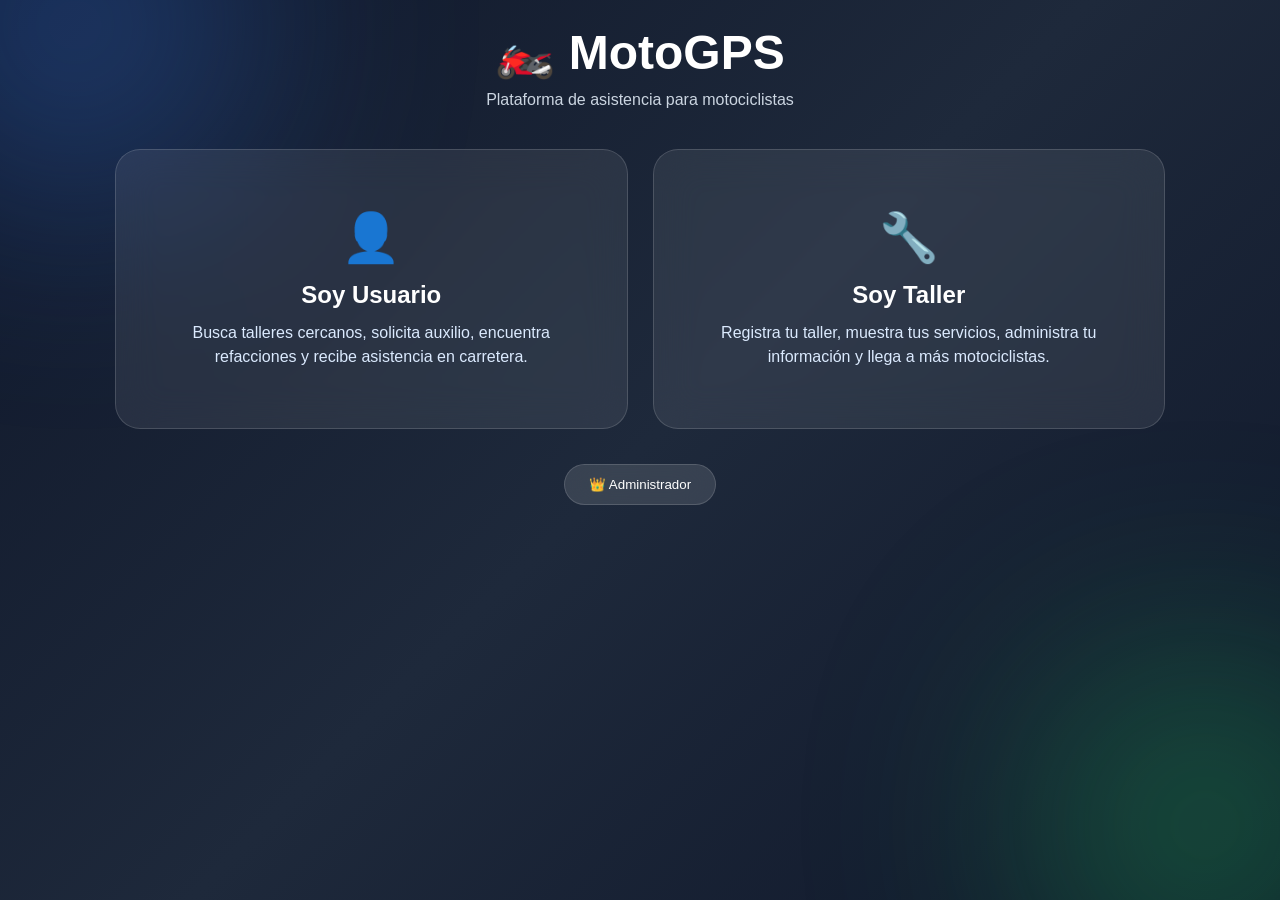
<file: index.html>
<!DOCTYPE html>
<html lang="es">
<head>
<meta charset="UTF-8">
<meta name="viewport" content="width=device-width, initial-scale=1.0">
<link rel="stylesheet" href="style.css"/>
<title>MotoGPS</title>

<style>



</style>

</head>

<body>

<div class="container">

    <div class="logo">

        <h1>🏍️ MotoGPS</h1>

        <p>
            Plataforma de asistencia para motociclistas
        </p>

    </div>

    <div class="cards">

        <div
            class="card"
            onclick="location.href='usuario.html'"
        >

            <div class="icono">
                👤
            </div>

            <h2>Soy Usuario</h2>

            <p>
                Busca talleres cercanos,
                solicita auxilio,
                encuentra refacciones y
                recibe asistencia en carretera.
            </p>

        </div>

        <div
            class="card"
            onclick="location.href='taller.html'"
        >

            <div class="icono">
                🔧
            </div>

            <h2>Soy Taller</h2>

            <p>
                Registra tu taller,
                muestra tus servicios,
                administra tu información
                y llega a más motociclistas.
            </p>

        </div>

    </div>

    <div class="admin">

        <button
            onclick="location.href='admin.html'"
        >
            👑 Administrador
        </button>

    </div>

</div>

</body>
</html>
</file>
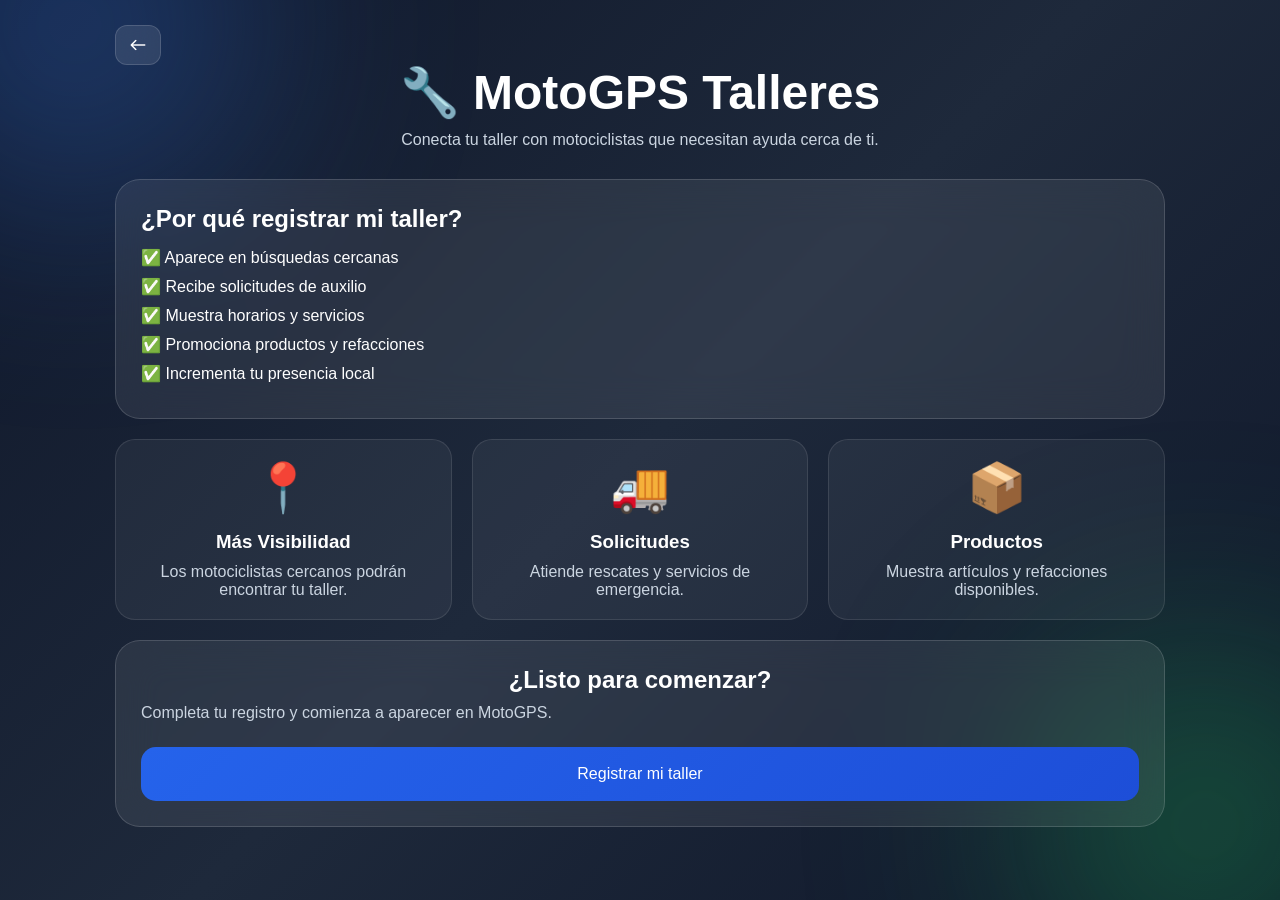
<file: taller.html>
<!DOCTYPE html>
<html lang="es">

<head>

<meta charset="UTF-8">

<meta
name="viewport"
content="width=device-width, initial-scale=1.0">

<link rel="stylesheet" href="style.css"/>

<title>MotoGPS Talleres</title>



</head>

<body>

<div class="container">

    <div class="back">
        <button style=" display:flex; width:40px; height:40px; align-items:center; justify-content:center;" onclick="window.location.href='index.html'">
            <img src="img/back.png" alt="Volver" style="width:20px; height:20px;">
        </button>
    </div>

    <div class="hero">

        <h1>
            🔧 MotoGPS Talleres
        </h1>

        <p>
            Conecta tu taller con motociclistas
            que necesitan ayuda cerca de ti.
        </p>

    </div>

    <div class="glass">

        <h2>
            ¿Por qué registrar mi taller?
        </h2>

        <div class="lista">

            <div>✅ Aparece en búsquedas cercanas</div>

            <div>✅ Recibe solicitudes de auxilio</div>

            <div>✅ Muestra horarios y servicios</div>

            <div>✅ Promociona productos y refacciones</div>

            <div>✅ Incrementa tu presencia local</div>

        </div>

    </div>

    <div class="grid">

        <div class="beneficio">

            <div class="icono">
                📍
            </div>

            <h3>
                Más Visibilidad
            </h3>

            <p>
                Los motociclistas cercanos
                podrán encontrar tu taller.
            </p>

        </div>

        <div class="beneficio">

            <div class="icono">
                🚚
            </div>

            <h3>
                Solicitudes
            </h3>

            <p>
                Atiende rescates y
                servicios de emergencia.
            </p>

        </div>

        <div class="beneficio">

            <div class="icono">
                📦
            </div>

            <h3>
                Productos
            </h3>

            <p>
                Muestra artículos y
                refacciones disponibles.
            </p>

        </div>

    </div>

    <div class="glass">

        <h2 style="text-align:center;">
            ¿Listo para comenzar?
        </h2>

        <p
        style="
        color:#cbd5e1;
        margin-top:10px;
        ">

        Completa tu registro y
        comienza a aparecer
        en MotoGPS.

        </p>

        <button
            class="botonPrincipal"
            onclick="location.href='registro-taller.html'"
        >

            Registrar mi taller

        </button>

    </div>



</div>

</body>
</html>
</file>
<file: style.css>
*{
    margin:0;
    padding:0;
    box-sizing:border-box;
    font-family:'Segoe UI',sans-serif;
}

body{

    min-height:100vh;

    background:
    linear-gradient(
        135deg,
        #0f172a,
        #1e293b,
        #0f172a
    );

    color:white;

    overflow-x:hidden;
}

/* Luces decorativas */

body::before{

    content:"";

    position:fixed;

    width:350px;
    height:350px;

    background:#3b82f6;

    border-radius:50%;

    top:-150px;
    left:-100px;

    filter:blur(120px);

    opacity:.35;

}

body::after{

    content:"";

    position:fixed;

    width:350px;
    height:350px;

    background:#22c55e;

    border-radius:50%;

    bottom:-100px;
    right:-100px;

    filter:blur(120px);

    opacity:.35;

}

.container{

    width:min(1100px,95%);

    margin:auto;

    padding:25px;

    position:relative;

    z-index:5;

}

.logo{
    text-align:center;
    margin-bottom:40px;
}

.logo h1{
    color:white;
    font-size:3rem;
}

.logo p{
    color:#cbd5e1;
    margin-top:10px;
}

.cards{
    display:grid;
    grid-template-columns:
    repeat(auto-fit,minmax(280px,1fr));
    gap:25px;
}

.card{
    min-height:280px;

    background:
    rgba(255,255,255,.08);

    border:
    1px solid rgba(255,255,255,.15);

    backdrop-filter:
    blur(20px);

    -webkit-backdrop-filter:
    blur(20px);

    border-radius:25px;

    cursor:pointer;

    transition:.35s;

    display:flex;
    flex-direction:column;
    justify-content:center;
    align-items:center;

    text-align:center;

    color:white;
}

.card:hover{

    transform:translateY(-10px);

    background:
    rgba(255,255,255,.12);

    box-shadow:
    0 25px 45px
    rgba(0,0,0,.25);
}

.card:active{

    scale:.98;

    background:
    rgba(255,255,255,.18);
}

.icono{
    font-size:5rem;
    margin-bottom:20px;
}

.card h2{
    margin-bottom:12px;
}

.card p{
    width:80%;
    color:#dbeafe;
    line-height:1.5;
}

.admin{
    margin-top:35px;
    text-align:center;
}

.admin button{

    padding:12px 24px;

    border:none;

    border-radius:50px;

    cursor:pointer;

    color:white;

    background:
    rgba(255,255,255,.12);

    backdrop-filter:blur(20px);

    border:1px solid
    rgba(255,255,255,.15);

    transition:.3s;
}

.admin button:hover{

    background:
    rgba(255,255,255,.20);

}



.hero{

    text-align:center;

    margin-bottom:30px;

}

.hero h1{

    font-size:3rem;

    margin-bottom:10px;

}

.hero p{

    color:#cbd5e1;

}

.glass{

    background:
    rgba(255,255,255,.08);

    border:
    1px solid rgba(255,255,255,.15);

    backdrop-filter:
    blur(20px);

    border-radius:25px;

    padding:25px;

    margin-bottom:20px;

    margin-top:20px;

}

.grid{

    display:grid;

    grid-template-columns:
    repeat(
        auto-fit,
        minmax(250px,1fr)
    );

    gap:20px;

}

.beneficio{

    background:
    rgba(255,255,255,.05);

    border:
    1px solid rgba(255,255,255,.10);

    border-radius:20px;

    padding:20px;

    text-align:center;

    transition:.3s;
}

.beneficio:hover{

    transform:
    translateY(-5px);

    background:
    rgba(255,255,255,.10);

}

.icono{

    font-size:3rem;

    margin-bottom:15px;

}

.beneficio p{

    color:#cbd5e1;

    margin-top:10px;

}

.botonPrincipal{

    width:100%;

    border:none;

    cursor:pointer;

    border-radius:15px;

    padding:18px;

    font-size:1rem;

    color:white;

    margin-top:25px;

    background:
    linear-gradient(
        135deg,
        #2563eb,
        #1d4ed8
    );

    transition:.25s;

}

.botonPrincipal:hover{

    transform:
    translateY(-2px);

}

.lista{

    margin-top:15px;

}

.lista div{

    margin-bottom:10px;

}

@media(max-width:700px){

    .hero h1{

        font-size:2rem;

    }

}




.header{

    text-align:center;

    margin-bottom:30px;
}

.header h1{

    font-size:3rem;

    margin-bottom:10px;
}

.header p{

    color:#cbd5e1;
}

/* Card principal */

.card{

    background:
    rgba(255,255,255,.08);

    backdrop-filter:
    blur(20px);

    border:
    1px solid
    rgba(255,255,255,.15);

    border-radius:25px;

}

.acciones{

    display:flex;
    gap:15px;
    flex-wrap:wrap;
    justify-content:center;

    margin-top:20px;
}

button{

    border:none;

    cursor:pointer;

    color:white;

    padding:14px 22px;

    border-radius:12px;

    transition:.25s;

    background:
    rgba(255,255,255,.10);

    border:
    1px solid
    rgba(255,255,255,.15);

    backdrop-filter:
    blur(10px);
}

button:hover{

    transform:translateY(-2px);

    background:
    rgba(255,255,255,.18);
}

#resultado{

    margin-top:20px;
}

#resultado > div{

    background:
    rgba(255,255,255,.08);

    backdrop-filter:
    blur(20px);

    border:
    1px solid
    rgba(255,255,255,.15);

    border-radius:20px;

    padding:15px;

    margin-bottom:15px;
}

#resultado h2,
#resultado h3{

    margin-bottom:10px;
}

#resultado p{

    margin-bottom:8px;

    color:#e2e8f0;
}

#mapa{

    width:100%;
    height:500px;

    border-radius:20px;

    overflow:hidden;

    margin-top:15px;
}

.estado{

    color:#22c55e;

    font-weight:bold;

    margin-top:10px;
}

@media(max-width:700px){

    .header h1{

        font-size:2rem;
    }

    .acciones{

        flex-direction:column;
    }

    button{

        width:100%;
    }

}
</file>
